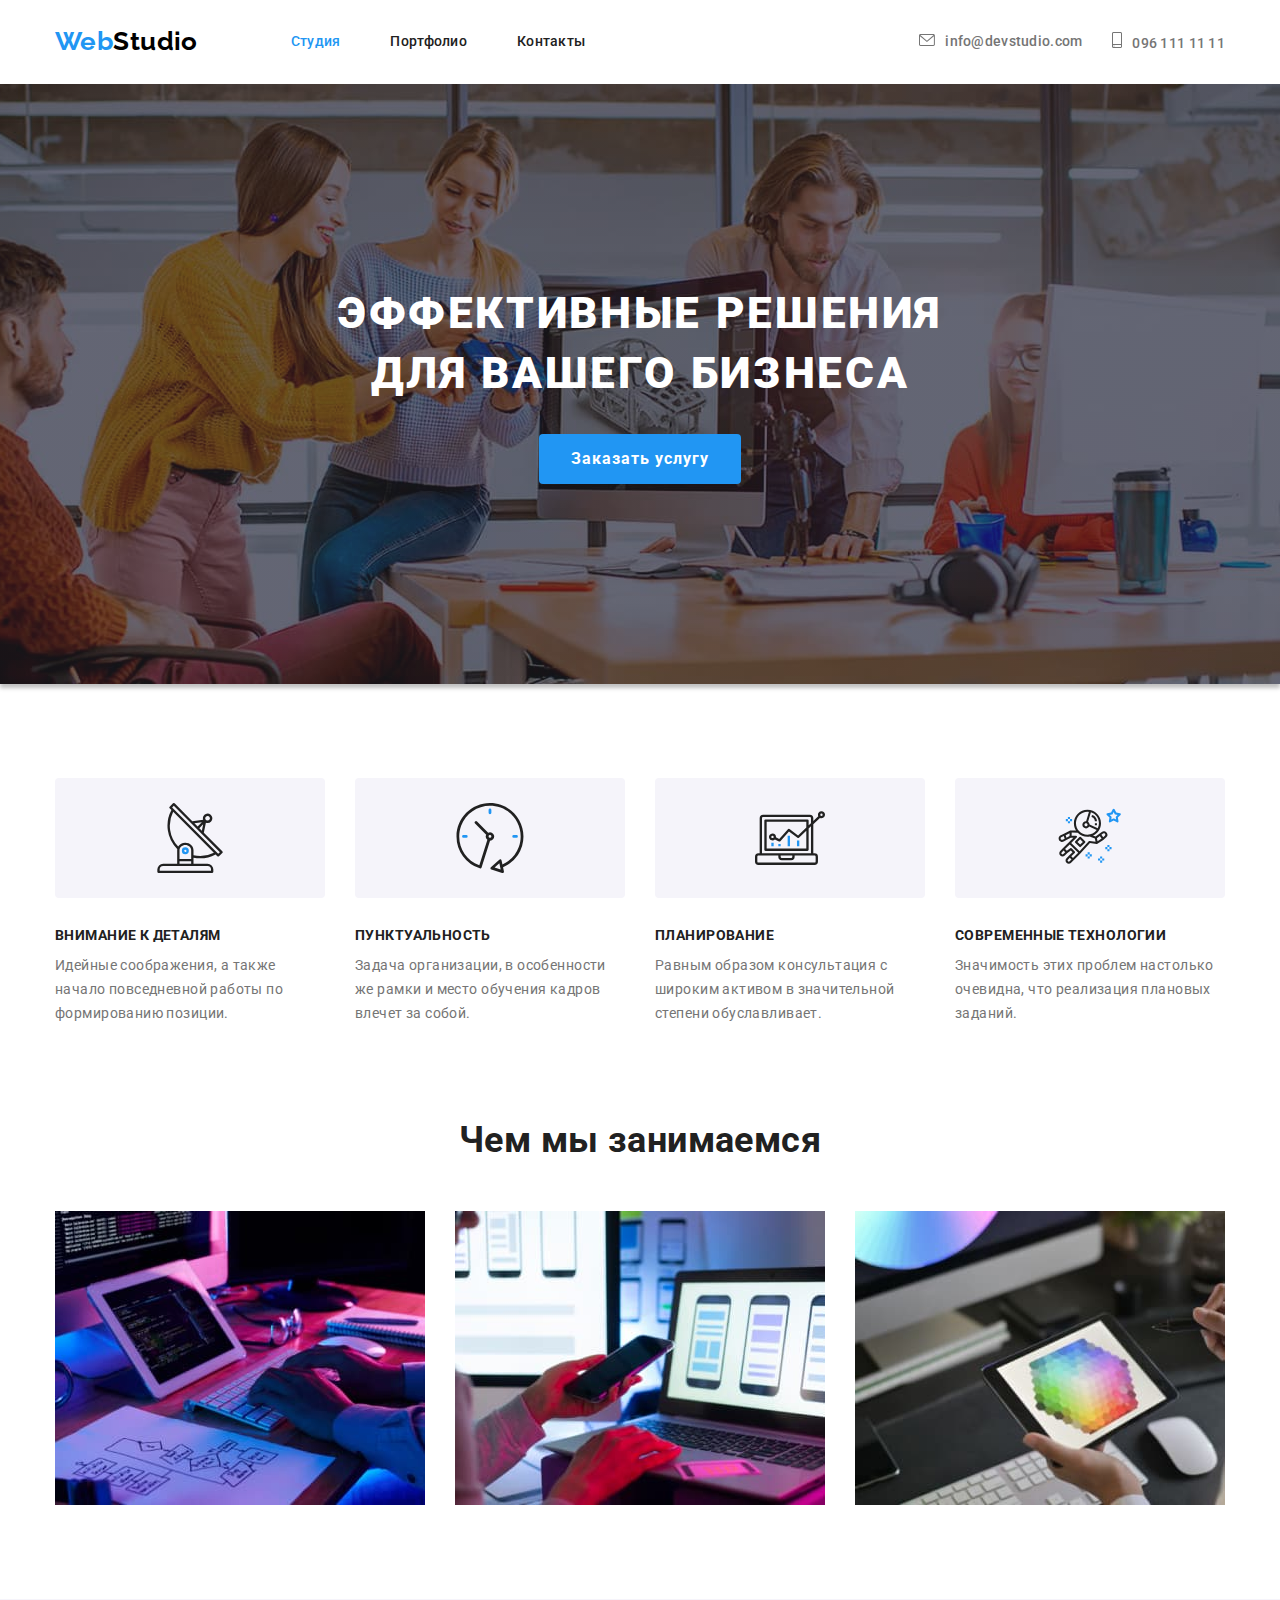
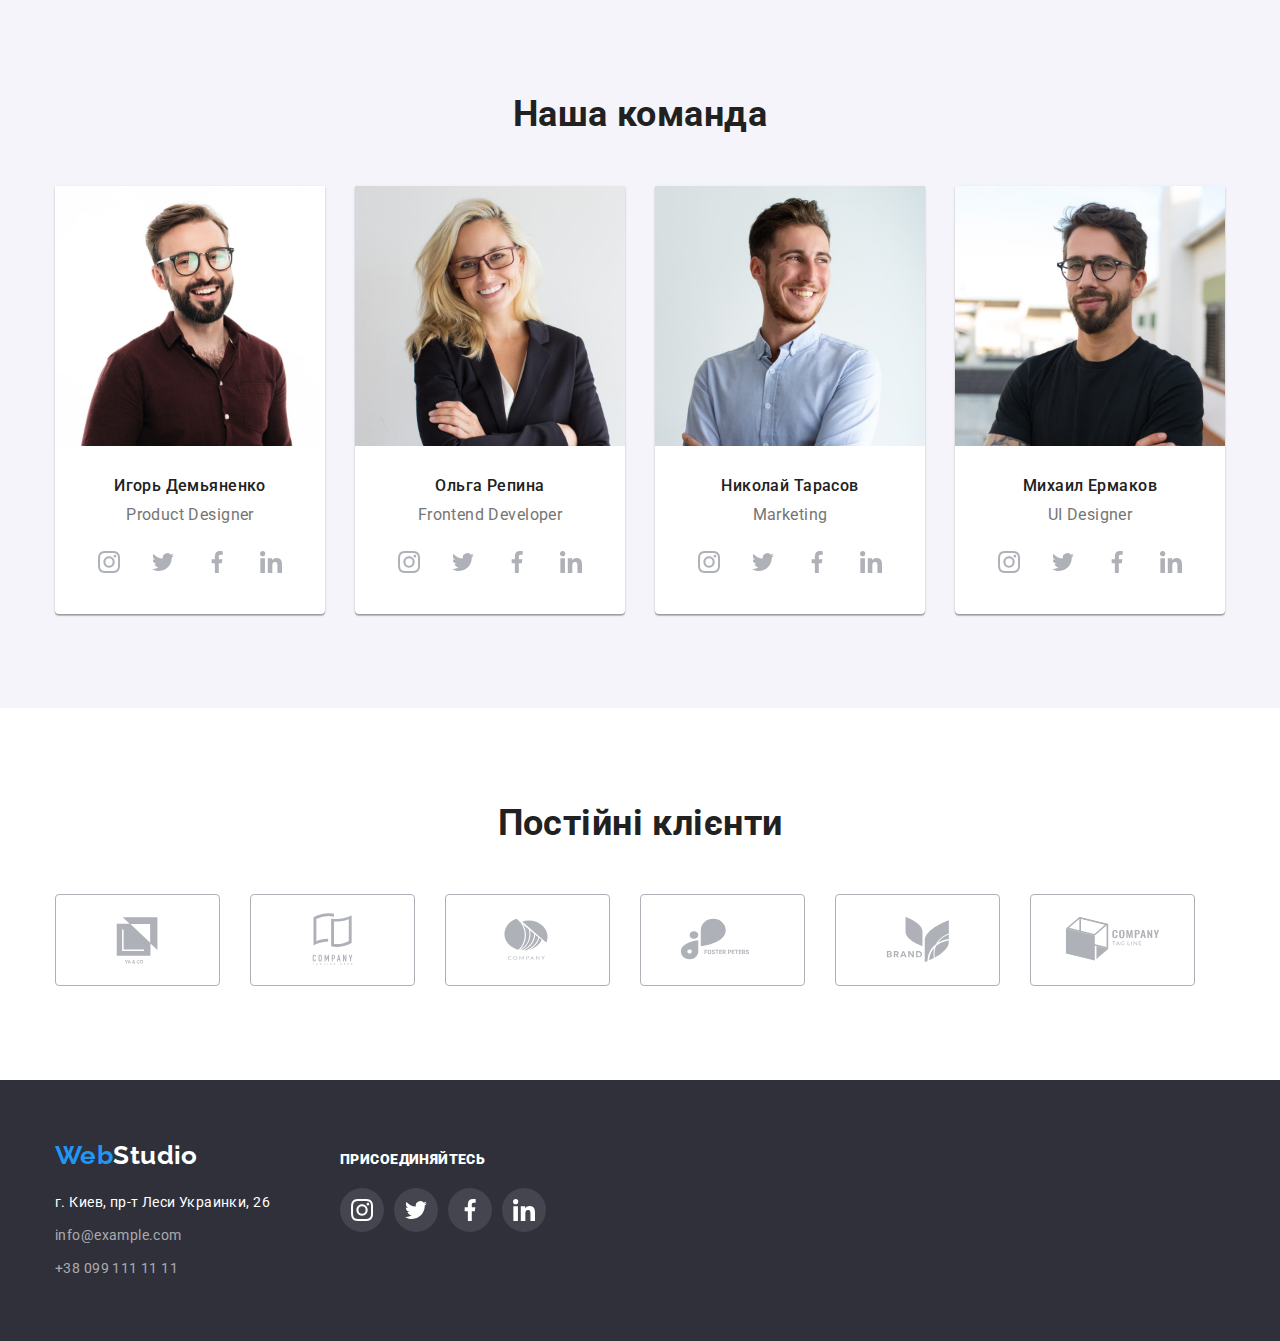
<file: index.html>
<!DOCTYPE html>
<html lang="ru">

<head>
    <meta charset="UTF-8">
    <meta http-equiv="X-UA-Compatible" content="IE=edge">
    <meta name="viewport" content="width=device-width, initial-scale=1.0">
    <title>Студия</title>
    <link rel="preconnect" href="https://fonts.gstatic.com">
    <link href="https://fonts.googleapis.com/css2?family=Raleway:wght@700&family=Roboto:wght@400;500;700;900&display=swap"
    rel="stylesheet">
    <link rel="stylesheet" href="https://cdnjs.cloudflare.com/ajax/libs/modern-normalize/1.1.0/modern-normalize.min.css">
    <link rel="stylesheet" href="./css/styles.css">
</head>
    <body>
        <!-- Шапка сайта -->
        <header>
            <div class="container nav">
                <nav class="nav">
                    <a href="" class="logo link"><span>Web</span>Studio</a>
                    <ul class="list site-nav">
                        <li class="item-nav">
                            <a href="" class="link current">Студия</a>
                        </li>
                        <li class="item-nav">
                            <a href="./portfolio.html" class="link">Портфолио</a>
                        </li>
                        <li class="item-nav">
                            <a href="" class="link">Контакты</a>
                        </li>
                    </ul>                    
                </nav>
                    <ul class="list contacts">
                        <li class="item-contacts mail">
                            <a href="mailto:info@devstudio.com" class="link">
                                <svg class="icon-mail" width="16" height="12">
                                    <use href="./images/symbol-defs.svg#icon-envelope"></use>
                                </svg>info@devstudio.com
                            </a>
                        </li>
                        <li class="item-contacts tel">
                            <a href="tel:0961111111" class="link">
                                <svg class="icon-tel" width="10" height="16">
                                    <use href="./images/symbol-defs.svg#icon-smartphone"></use>
                                </svg>096 111 11 11
                            </a>
                        </li>
                    </ul>
            </div>
        </header>
        <main>
            <!-- Главный баннер -->
            <section class="hero overlay">
                <h1 class="hero title">Эффективные решения<br>для вашего бизнеса</h1>
                <button type="button" class="button">Заказать услугу</button>
            </section>
            <!-- Преимущества -->
            <section class="section">
                <div class="container">
                <h2 class="section-title visually-hidden">Преимущества</h2>
                <ul class="list feature">
                    <li class="feature-item attention">
                        <div class="box">
                            <svg class="icon-feature" width="70" height="70">
                            <use href="./images/symbol-defs.svg#icon-antenna"></use>
                            </svg>
                        </div>
                        <h3 class="title">Внимание к деталям</h3>
                        <p class="feature-description">Идейные соображения, а также начало повседневной работы по формированию позиции.
                        </p>
                    </li>
                    <li class="feature-item punctuality">
                        <div class="box">
                            <svg class="icon-feature" width="70" height="70">
                                <use href="./images/symbol-defs.svg#icon-clock"></use>
                            </svg>
                        </div>
                        <h3 class="title">Пунктуальность</h3>
                        <p class="feature-description">Задача организации, в особенности же рамки и место обучения кадров влечет за
                            собой.</p>
                    </li>
                    <li class="feature-item planning">
                        <div class="box">
                            <svg class="icon-feature" width="70" height="70">
                                <use href="./images/symbol-defs.svg#icon-diagram"></use>
                            </svg>
                        </div>
                        <h3 class="title">Планирование</h3>
                        <p class="feature-description">Равным образом консультация с широким активом в значительной степени
                            обуславливает.</p>
                    </li>
                    <li class="feature-item technology">
                        <div class="box">
                            <svg class="icon-feature" width="70" height="70">
                                <use href="./images/symbol-defs.svg#icon-astronaut"></use>
                            </svg>
                        </div>
                        <h3 class="title">Современные технологии</h3>
                        <p class="feature-description">Значимость этих проблем настолько очевидна, что реализация плановых заданий.</p>
                    </li>
                </ul>
            </div>
            </section>
            <!-- Чем мы занимаемся -->
            <section class="section padding-minus">
                <div class="container">
                <h2 class="section-title">Чем мы занимаемся</h2>
                <ul class="list work">
                    <li class="work-item">
                        <img src="./images/box1.jpg" alt="компьютер" width="370">
                    </li>
                    <li class="work-item">
                        <img src="./images/box2.jpg" alt="смартфон" width="370">
                    </li>
                    <li class="work-item">
                        <img src="./images/box3.jpg" alt="планшет" width="370">
                    </li>
                </ul>
                </div>     
            </section>
            <!-- Наша команда -->
            <section class="section team">
                    <h2 class="section-title">Наша команда</h2>
                    <div class="team-container">
                        <ul class="list team">
                            <li class="item">
                                <img class="em-foto" src="./images/foto1.jpg" width="270" height="260" alt="фотография сотрудника 1">
                                <h3 class="name">Игорь Демьяненко</h3>
                                <p class="position">Product Designer</p>
                                <ul class="social list">
                                    <li class="social-item">
                                        <a class="social-link" href="">
                                            <svg class="team-icon instagram" width="22" height="22">
                                                <use href="./images/symbol-defs.svg#icon-instagram"></use>
                                            </svg>
                                        </a>
                                    </li>
                                    <li class="social-item">
                                        <a class="social-link" href="">
                                            <svg class="team-icon twitter" width="22" height="22">
                                                <use href="./images/symbol-defs.svg#icon-twitter"></use>
                                            </svg>
                                        </a>
                                    </li>
                                    <li class="social-item">
                                        <a class="social-link" href="">
                                            <svg class="team-icon facebook" width="22" height="22">
                                                <use href="./images/symbol-defs.svg#icon-facebook"></use>
                                            </svg>
                                        </a>
                                    </li>
                                    <li class="social-item">
                                        <a class="social-link" href="">
                                            <svg class="team-icon linkedin" width="22" height="22">
                                                <use href="./images/symbol-defs.svg#icon-linkedin"></use>
                                            </svg>
                                        </a>
                                    </li>
                                </ul>
                            </li>
                            <li class="item">
                                <img class="em-foto" src="./images/foto2.jpg" width="270" height="260" alt="фотография сотрудника 2">
                                <h3 class="name">Ольга Репина</h3>
                                <p class="position">Frontend Developer</p>
                                <ul class="social list">
                                    <li class="social-item">
                                        <a class="social-link" href="">
                                            <svg class="team-icon instagram" width="22" height="22">
                                                <use href="./images/symbol-defs.svg#icon-instagram"></use>
                                            </svg>
                                        </a>
                                    </li>
                                    <li class="social-item">
                                        <a class="social-link" href="">
                                            <svg class="team-icon twitter" width="22" height="22">
                                                <use href="./images/symbol-defs.svg#icon-twitter"></use>
                                            </svg>
                                        </a>
                                    </li>
                                    <li class="social-item">
                                        <a class="social-link" href="">
                                            <svg class="team-icon facebook" width="22" height="22">
                                                <use href="./images/symbol-defs.svg#icon-facebook"></use>
                                            </svg>
                                        </a>
                                    </li>
                                    <li class="social-item">
                                        <a class="social-link" href="">
                                            <svg class="team-icon linkedin" width="22" height="22">
                                                <use href="./images/symbol-defs.svg#icon-linkedin"></use>
                                            </svg>
                                        </a>
                                    </li>
                                </ul>
                            </li>
                            <li class="item">
                                <img class="em-foto" src="./images/foto3.jpg" width="270" height="260" alt="фотография сотрудника 3">
                                <h3 class="name">Николай Тарасов</h3>
                                <p class="position">Marketing</p>
                                <ul class="social list">
                                    <li class="social-item">
                                        <a class="social-link" href="">
                                            <svg class="team-icon instagram" width="22" height="22">
                                                <use href="./images/symbol-defs.svg#icon-instagram"></use>
                                            </svg>
                                        </a>
                                    </li>
                                    <li class="social-item">
                                        <a class="social-link" href="">
                                            <svg class="team-icon twitter" width="22" height="22">
                                                <use href="./images/symbol-defs.svg#icon-twitter"></use>
                                            </svg>
                                        </a>
                                    </li>
                                    <li class="social-item">
                                        <a class="social-link" href="">
                                            <svg class="team-icon facebook" width="22" height="22">
                                                <use href="./images/symbol-defs.svg#icon-facebook"></use>
                                            </svg>
                                        </a>
                                    </li>
                                    <li class="social-item">
                                        <a class="social-link" href="">
                                            <svg class="team-icon linkedin" width="22" height="22">
                                                <use href="./images/symbol-defs.svg#icon-linkedin"></use>
                                            </svg>
                                        </a>
                                    </li>
                                </ul>
                            </li>
                            <li class="item">
                                <img class="em-foto" src="./images/foto4.jpg" width="270" height="260" alt="фотография сотрудника 4">
                                <h3 class="name">Михаил Ермаков</h3>
                                <p class="position">UI Designer</p>
                                <ul class="social list">
                                    <li class="social-item">
                                        <a class="social-link" href="">
                                            <svg class="team-icon instagram" width="22" height="22">
                                                <use href="./images/symbol-defs.svg#icon-instagram"></use>
                                            </svg>
                                        </a>
                                    </li>
                                    <li class="social-item">
                                        <a class="social-link" href="">
                                            <svg class="team-icon twitter" width="22" height="22">
                                                <use href="./images/symbol-defs.svg#icon-twitter"></use>
                                            </svg>
                                        </a>
                                    </li>
                                    <li class="social-item">
                                        <a class="social-link" href="">
                                            <svg class="team-icon facebook" width="22" height="22">
                                                <use href="./images/symbol-defs.svg#icon-facebook"></use>
                                            </svg>
                                        </a>
                                    </li>
                                    <li class="social-item">
                                        <a class="social-link" href="">
                                            <svg class="team-icon linkedin" width="22" height="22">
                                                <use href="./images/symbol-defs.svg#icon-linkedin"></use>
                                            </svg>
                                        </a>
                                    </li>
                                </ul>
                            </li>
                        </ul>
                    </div>
            </section>
            <!-- Постійні клієнти -->
            <section class="section">
                <div class="container">
                    <h2 class="section-title" lang="uk">Постійні клієнти</h2>
                    <ul class="list clients">
                        <li class="client-item">
                            <a class="client-link" href="">
                                <svg class="client-icon" width="106" height="60">
                                    <use href="./images/symbol-defs.svg#icon-logo1"></use>
                                </svg>                            
                            </a>
                        </li>
                        <li class="client-item">
                            <a class="client-link" href="">
                                <svg class="client-icon" width="106" height="60">
                                    <use href="./images/symbol-defs.svg#icon-logo2"></use>
                                </svg>
                            </a> 
                        </li>
                        <li class="client-item">                            
                            <a class="client-link" href="">
                                <svg class="client-icon" width="106" height="60">
                                    <use href="./images/symbol-defs.svg#icon-logo3"></use>
                                </svg>
                            </a>
                        </li>
                        <li class="client-item">
                            <a class="client-link" href="">
                                <svg class="client-icon" width="106" height="60">
                                    <use href="./images/symbol-defs.svg#icon-logo4"></use>
                                </svg> 
                            </a>                            
                        </li>
                        <li class="client-item">
                            <a class="client-link" href="">
                                <svg class="client-icon" width="106" height="60">
                                    <use href="./images/symbol-defs.svg#icon-logo5"></use>
                                </svg>
                            </a>
                        </li>
                        <li class="client-item">
                            <a class="client-link last" href="">
                                <svg class="client-icon" width="106" height="60">
                                    <use href="./images/symbol-defs.svg#icon-logo6"></use>
                                </svg>
                            </a>
                        </li>
                    </ul>
                </div>
            </section>
        </main>
        <!-- Footer -->
        <footer class="footer">    
            <div class="footer container">
                <div class="block-logo-address">
                    <a href="" class="logo link"><span>Web</span>Studio</a>
                    <address>
                        <ul class="list">
                            <li class="address street">г. Киев, пр-т Леси Украинки, 26</li>
                            <li class="address"><a href="mailto:info@example.com" class="link address">info@example.com</a></li>
                            <li class="address"><a href="tel:+380991111111" class="link address">+38 099 111 11 11</a></li>
                        </ul>
                    </address>
                </div>
                <div class="sign-social">
                    <p class="footer-title"><b>Присоединяйтесь</b></p>
                    <ul class="join-us list">
                        <li class="join-item">
                            <a class="social-link" href="">
                                <svg class="join-icon instagram" width="22" height="22">
                                    <use href="./images/symbol-defs.svg#icon-instagramwhite"></use>
                                </svg>
                            </a>
                        </li>
                        <li class="join-item">
                            <a class="social-link" href="">
                                <svg class="join-icon twitter" width="22" height="22">
                                    <use href="./images/symbol-defs.svg#icon-twitterwhite"></use>
                                </svg>
                            </a>
                        </li>
                        <li class="join-item">
                            <a class="social-link" href="">
                                <svg class="join-icon facebook" width="22" height="22">
                                    <use href="./images/symbol-defs.svg#icon-facebookwhite"></use>
                                </svg>
                            </a>
                        </li>
                        <li class="join-item">
                            <a class="social-link" href="">
                                <svg class="join-icon linkedin" width="22" height="22">
                                    <use href="./images/symbol-defs.svg#icon-linkedinwhite"></use>
                                </svg>
                            </a>
                        </li>
                    </ul>
                </div>
            </div>
        </footer>
    </body>
</file>
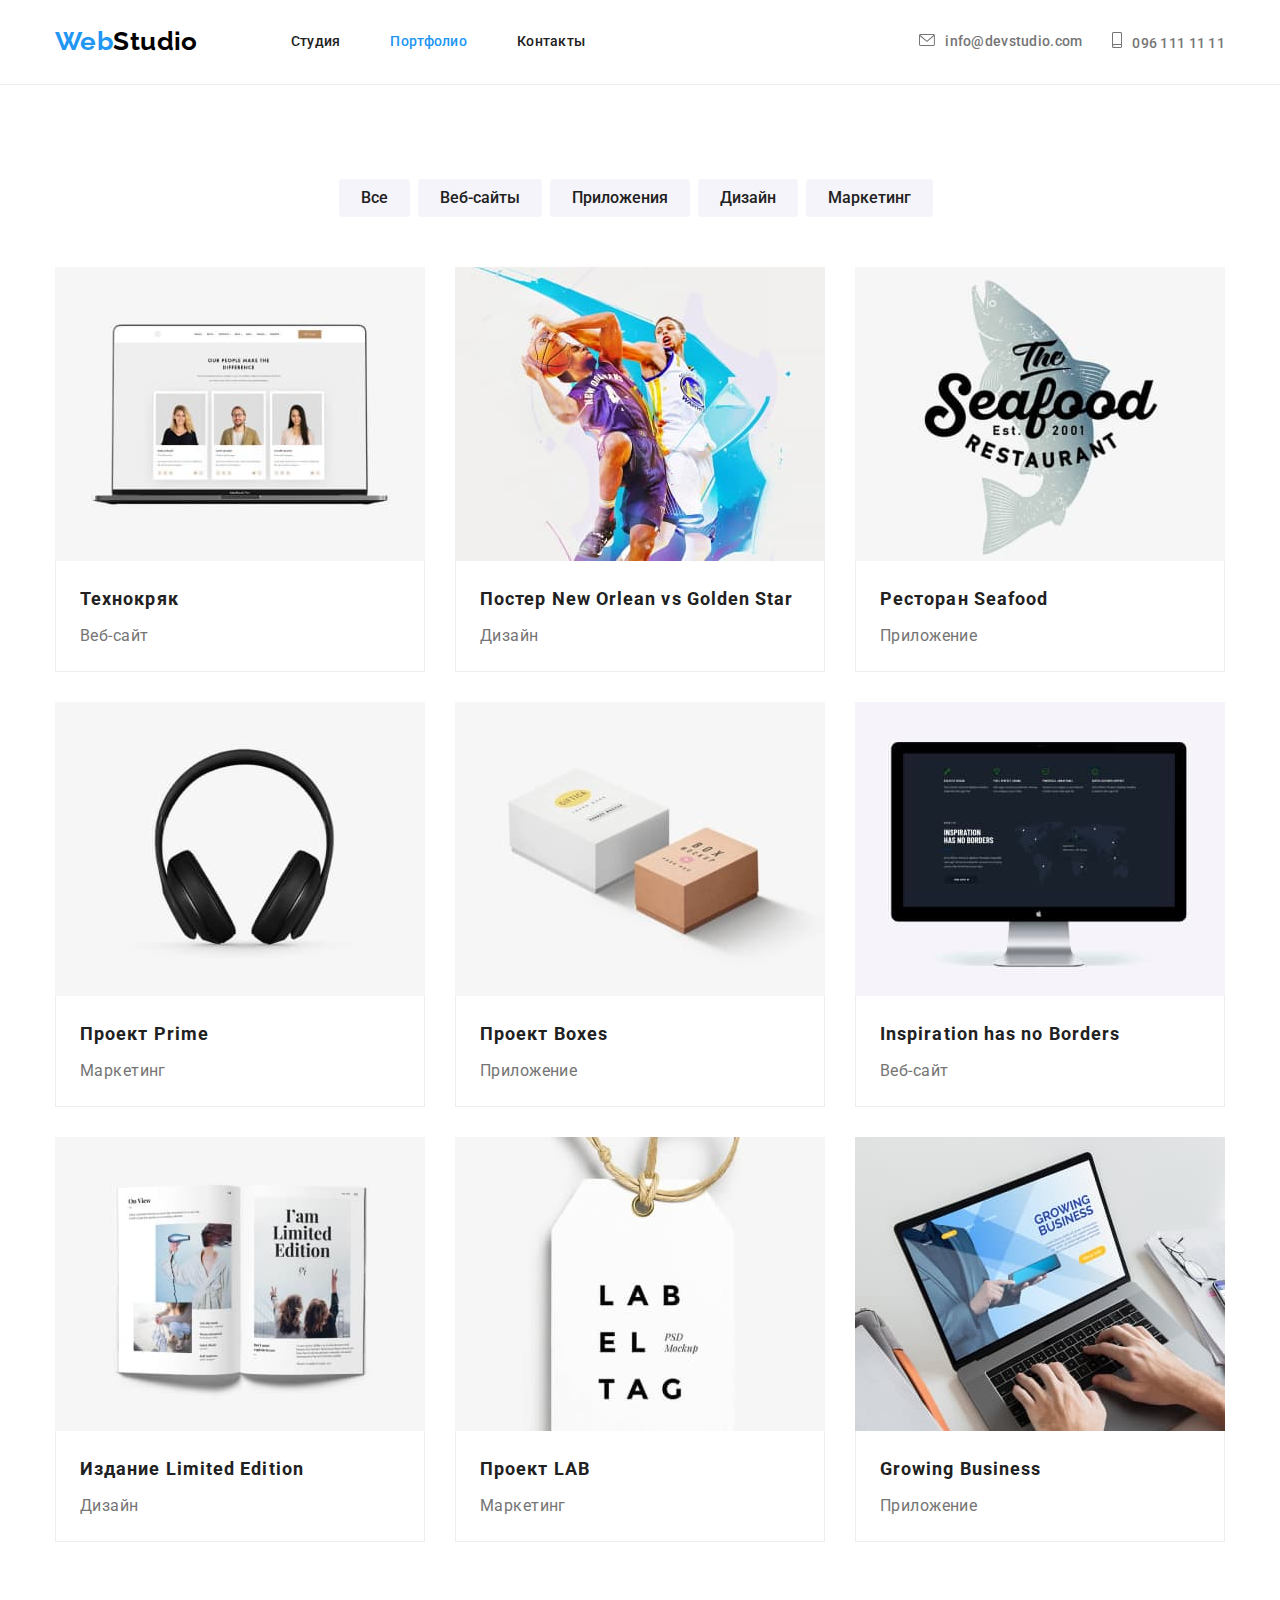
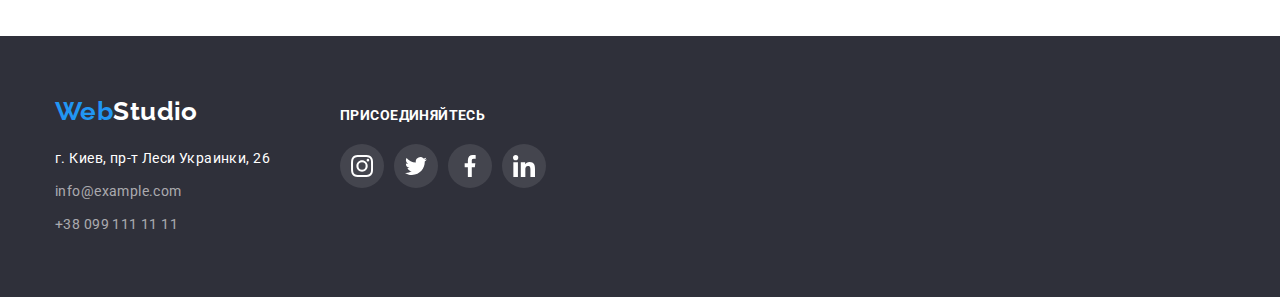
<file: portfolio.html>
<!DOCTYPE html>
<html lang="ru">

<head>
    <meta charset="UTF-8">
    <meta http-equiv="X-UA-Compatible" content="IE=edge">
    <meta name="viewport" content="width=device-width, initial-scale=1.0">
    <title>Портфолио</title>
    <link rel="preconnect" href="https://fonts.gstatic.com">
    <link href="https://fonts.googleapis.com/css2?family=Raleway:wght@700&family=Roboto:wght@400;500;700;900&display=swap"
    rel="stylesheet">
    <link rel="stylesheet" href="https://cdnjs.cloudflare.com/ajax/libs/modern-normalize/1.1.0/modern-normalize.min.css">
    <link rel="stylesheet" href="./css/styles.css">
</head>
<body>
    <!-- Шапка сайта -->
    <header>
        <div class="container nav">
            <nav class="nav">
                <a href="" class="logo link"><span>Web</span>Studio</a>
                <ul class="list site-nav">
                    <li class="item-nav">
                        <a href="./index.html" class="link">Студия</a>
                    </li>
                    <li class="item-nav">
                        <a href="" class="link current">Портфолио</a>
                    </li>
                    <li class="item-nav">
                        <a href="" class="link">Контакты</a>
                    </li>
                </ul>
            </nav>
            <ul class="list contacts">
                <li class="item-contacts mail">
                    <a href="mailto:info@devstudio.com" class="link">
                        <svg class="icon-mail" width="16" height="12">
                            <use href="./images/symbol-defs.svg#icon-envelope"></use>
                        </svg>info@devstudio.com
                    </a>
                </li>
                <li class="item-contacts tel">
                    <a href="tel:0961111111" class="link">
                        <svg class="icon-tel" width="10" height="16">
                            <use href="./images/symbol-defs.svg#icon-smartphone"></use>
                        </svg>096 111 11 11
                    </a>
                </li>
            </ul>
        </div>
        <div class="hline"></div>
    </header>
    <main>
    <section class="section">
        <div class="container">
            <h1 class="visually-hidden">Наши работы</h1>
            <!-- RadioButton -->
            <ul class="list button-menu">
                <li><button type="button" class="button-portfolio">Все</button></li>
                <li><button type="button" class="button-portfolio">Веб-сайты</button></li>
                <li><button type="button" class="button-portfolio">Приложения</button></li>
                <li><button type="button" class="button-portfolio">Дизайн</button></li>
                <li><button type="button" class="button-portfolio">Маркетинг</button></li>
            </ul>
            <ul class="list works-with-description">
                    <li class="flex-element">
                        <a class="flex-element-foto link" href=""><img class="foto" src="./images/img1.jpg" alt="фотография Технокряк" width="370" height="294">
                            <div class="legend">
                                <h2 class="work-name">Технокряк</h2>
                                <p class="work-description">Веб-сайт</p>
                            </div>
                        </a>
                        
                    </li>
                    <li class="flex-element">
                        <a class="flex-element-foto link" href="">
                            <img class="foto" src="./images/img2.jpg" alt="фотография Постер New Orlean vs Golden Star"
                            width="370" height="294">
                            <div class="legend">
                                <h2 class="work-name">Постер New Orlean vs Golden Star</h2>
                                <p class="work-description">Дизайн</p>
                            </div>
                        </a>                        
                    </li>
                    <li class="flex-element">
                        <a class="flex-element-foto link" href=""><img class="foto" src="./images/img3.jpg" alt="фотография Ресторан Seafood" width="370"
                            height="294">
                            <div class="legend">
                                <h2 class="work-name">Ресторан Seafood</h2>
                                <p class="work-description">Приложение</p>
                            </div>
                        </a>
                        
                    </li>
                    <li class="flex-element">
                        <a class="flex-element-foto link" href=""><img class="foto" src="./images/img4.jpg" alt="фотография Проект Prime" width="370" height="294">
                            <div class="legend">
                                <h2 class="work-name">Проект Prime</h2>
                                <p class="work-description">Маркетинг</p>
                            </div>
                        </a>
                        
                    </li>
                    <li class="flex-element">
                        <a class="flex-element-foto link" href=""><img class="foto" src="./images/img5.jpg" alt="фотография Проект Boxes" width="370" height="294">
                            <div class="legend">
                                <h2 class="work-name">Проект Boxes</h2>
                                <p class="work-description">Приложение</p>
                            </div>
                        </a>
                    </li>
                    <li class="flex-element">
                        <a class="flex-element-foto link" href=""><img class="foto" src="./images/img6.jpg" alt="фотография Inspiration has no Borders" width="370"
                            height="294">
                            <div class="legend">
                                <h2 class="work-name">Inspiration has no Borders</h2>
                                <p class="work-description">Веб-сайт</p>
                            </div>
                        </a>                        
                    </li>
                    <li class="flex-element">
                        <a class="flex-element-foto link" href=""><img class="foto" src="./images/img7.jpg" alt="фотография Издание Limited Edition" width="370"
                            height="294">
                            <div class="legend">
                                <h2 class="work-name">Издание Limited Edition</h2>
                                <p class="work-description">Дизайн</p>
                            </div>
                        </a>                        
                    </li>
                    <li class="flex-element">
                        <a class="flex-element-foto link" href=""><img class="foto" src="./images/img8.jpg" alt="фотография Проект LAB" width="370" height="294">
                            <div class="legend">
                                <h2 class="work-name">Проект LAB</h2>
                                <p class="work-description">Маркетинг</p>
                            </div>
                        </a>                        
                    </li>
                    <li class="flex-element">
                        <a class="flex-element-foto link" href=""><img class="foto" src="./images/img9.jpg" alt="фотография Growing Business" width="370"
                            height="294">
                            <div class="legend">
                                <h2 class="work-name">Growing Business</h2>
                                <p class="work-description">Приложение</p>
                            </div>
                        </a>                        
                    </li>
            </ul>
        </div>
    </section>
    </main>
        <!-- Footer -->
        <footer class="footer">
            <div class="footer container">
                <div class="block-logo-address">
                    <a href="" class="logo link"><span>Web</span>Studio</a>
                    <address>
                        <ul class="list">
                            <li class="address street">г. Киев, пр-т Леси Украинки, 26</li>
                            <li class="address"><a href="mailto:info@example.com" class="link address">info@example.com</a></li>
                            <li class="address"><a href="tel:+380991111111" class="link address">+38 099 111 11 11</a></li>
                        </ul>
                    </address>
                </div>
                <div class="sign-social">
                    <h3 class="footer-title">Присоединяйтесь</h3>
                    <ul class="join-us list">
                        <li class="join-item">
                            <a class="social-link" href="">
                                <svg class="join-icon instagram" width="22" height="22">
                                    <use href="./images/symbol-defs.svg#icon-instagramwhite"></use>
                                </svg>
                            </a>
                        </li>
                        <li class="join-item">
                            <a class="social-link" href="">
                                <svg class="join-icon twitter" width="22" height="22">
                                    <use href="./images/symbol-defs.svg#icon-twitterwhite"></use>
                                </svg>
                            </a>
                        </li>
                        <li class="join-item">
                            <a class="social-link" href="">
                                <svg class="join-icon facebook" width="22" height="22">
                                    <use href="./images/symbol-defs.svg#icon-facebookwhite"></use>
                                </svg>
                            </a>
                        </li>
                        <li class="join-item">
                            <a class="social-link" href="">
                                <svg class="join-icon linkedin" width="22" height="22">
                                    <use href="./images/symbol-defs.svg#icon-linkedinwhite"></use>
                                </svg>
                            </a>
                        </li>
                    </ul>
                </div>
            </div>
        </footer>
</body>
</file>
<file: css/styles.css>
/* Colors

background: #E5E5E5;
accent: #2196F3; 
black font color: #212121;
white font color: #FFFFFF;
grey font color: #757575;
--second-white-background: #F5F4FA;
--main-backgroundcolor: #E5E5E5;
*/

:root {
    --main-blackcolor: #212121;
    --main-backgroundcolor: #FFFFFF;
    --second-white-background: #F5F4FA;
    --accent-background: #2F303A;
    --accent-color: #2196F3;
    --accent-color-hover: #188CE8;
    --white-fontcolor: #FFFFFF;
    --grey-fontcolor: #757575;
    --black-logo-color: #000000;
    --grey-links: #212121;
} 

body {
    color: var(--main-blackcolor);
    background-color: var(--main-backgroundcolor);
    font-family: "Roboto", sans-serif;
    font-size: 14px;
    letter-spacing: 0.03em;
}

h1,
h2,
h3,
h4,
h5,
h6,
ul,
p,
a {
    margin: 0;
    padding: 0;
}

img {
    max-width: 100%;
    height: auto;
    display: block;
}

.list {
    padding: 0;
    margin: 0;
    list-style: none;
}

.link {
text-decoration: none;
}

/*Site nav*/
.container {
    width: 1200px;
    padding-left: 15px;
    padding-right: 15px;
    margin-left: auto;
    margin-right: auto;
}

.list.site-nav,
.list.contacts {
    display: flex;
}

.list.contacts {
    margin-left: auto;    
}

.list.site-nav {
    margin-left: 93px;
    margin-right: 318px;
}

.list.site-nav .item-nav:not(:last-child) {
    margin-right: 50px;
}

.list.contacts .item-contacts:not(:last-child) {
    margin-right:30px;
}

/* .list.contacts .item-contacts+.item-contacts {
    margin-left: 50px;
} */

.logo {
    color: var(--black-logo-color);
    font-family: 'Raleway';
    font-weight: 700;
    font-size: 26px;
    line-height: 1.2;
}

.logo > span {
    color: var(--accent-color);
} 

.logo.link {
    display: block;
    padding-top: 24px;
    padding-bottom: 25px;
}

.site-nav .link {
    display: block;
    padding-top: 32px;
    padding-bottom: 32px;

    color: var(--grey-links);
    font-weight: 500;
    line-height: 1.14;
    letter-spacing: 0.02em;
}

.item-contacts .link {
    display: block;
    padding-top: 32px;
    padding-bottom: 32px;

    color: var(--grey-fontcolor);
    font-weight: 500;
    line-height: 1.14;
    letter-spacing: 0.02em;
}

.nav {
    display: flex;
    align-items: center;
}

.site-nav .link:hover,
.contacts .link:hover,
.site-nav .link:focus,
.contacts .link:focus {
    color: var(--accent-color);
}

.site-nav .link.current {
    color: var(--accent-color);
}

.item-contacts.mail,
.item-contacts.tel {
    display: flex;
    align-items: center;
}

.icon-mail,
.icon-tel {
    margin-right: 10px;
    fill: #757575;
}

a:hover .icon-mail,
a:focus .icon-mail,
a:hover .icon-tel,
a:focus .icon-tel {
    fill: var(--accent-color);
}

.line {
    border: 1px solid #ECECEC;
    width: 1600px;
    height: 0px;
    left: 0px;
    top: 80px;       
}
.hline:after {
    content: " ";
    display: block;
    border-bottom: 1px solid #ECECEC;
}

/*Hero*/
.hero {
    text-align: center;
    padding-top: 200px;
    padding-bottom: 200px;
} 

.hero.title {
    margin-left: auto;
    margin-right: auto;
    padding: 0;
    margin-bottom: 30px;

    color: var(--white-fontcolor);
    font-weight: 900;
    font-size: 44px;
    line-height: 1.36;
    letter-spacing: 0.06em;
    text-transform: uppercase;
}

.overlay {
    max-width: 1600px;
    height: 600px;
    margin-left: auto;
    margin-right: auto;
    background-color: #C4C4C4;
    background-image: linear-gradient(rgba(47, 48, 58, 0.4), rgba(47, 48, 58, 0.4)), url(../images/people.jpg);
    /* background-image: url(../images/people.jpg); */
    box-shadow: 0px 4px 4px rgba(0, 0, 0, 0.25);
    background-repeat: no-repeat;
    background-position: center;
    background-size: cover;
}

/*Section*/

.section-title {
    font-family: inherit;
    font-weight: 700;
    font-size: 36px;
    line-height: 1.17;
    text-align: center;
    margin-bottom: 50px;
}

.section {
    padding-top: 94px;
    padding-bottom: 94px;
}
/*Feature*/
.visually-hidden {
    position: absolute;
    width: 1px;
    height: 1px;
    margin: -1px;
    border: 0;
    padding: 0;
    white-space: nowrap;
    clip-path: inset(100%);
    clip: rect(0 0 0 0);
    overflow: hidden;
}

.feature .title {
    font-size: 14px;
    font-weight: 700;
    line-height: 1.14;
    text-transform: uppercase;
    margin-bottom: 10px;
}

.feature-description {
    color: var(--grey-fontcolor);
    line-height: 1.7;
}

.list.feature {
    display: flex;
}

.list.feature .feature-item {
    width: 270px;
} 


.box {
    display: flex;
    justify-content: center;
    align-items: center;
    width: 270px;
    height: 120px;
    margin-bottom: 30px;
    border-radius: 4px;
    background-color: #F5F4FA;
    text-align: center;
    
}

/* 
.attention::before {
    background-image: url(../images/antenna.svg);
}

.punctuality::before {
        background-image: url(../images/clock.svg);
    }

.planning::before {
        background-image: url(../images/diagram.svg);
    }

.technology::before {
        background-image: url(../images/astronaut.svg);
    } */

/* Альтернатива: .list.feature .feature-item + .feature-item {
    margin-left: 30px;
} */

.list.feature .feature-item:not(:last-child) {
    margin-right: 30px;
}

/* List work */
.list.work {
    display: flex;
}

.list.work .work-item + .work-item {
    margin-left: 30px;
}

.section.padding-minus {
    padding-top: 0;
}

/*Our team*/
/* .team .name {
    color: var(--main-blackcolor);
}  */

.section.team {
    background-color: var(--second-white-background);
}

.team > .section-title {
    margin-bottom: 50px;
}

.team .position {
    color: var(--grey-fontcolor);
    font-size: 16px;
    line-height: 1.19;
    text-align: center;
    margin-bottom: 16px;
}

.name {
    font-weight: 500;
    font-size: 16px;
    line-height: 1.19;
    text-align: center;
    margin-bottom: 10px;
}

.em-foto {
    margin-bottom: 30px;
}

.list.team {
    display: flex;
}

.list.team .item + .item {
    margin-left: 30px;
}

.list.team .item {
    background: var(--main-backgroundcolor);
    border-radius: 0px 0px 4px 4px;
    box-shadow: 0px 1px 3px rgba(0, 0, 0, 0.12), 0px 1px 1px rgba(0, 0, 0, 0.14), 0px 2px 1px rgba(0, 0, 0, 0.2);
}

.social {
    display: flex;
    align-items: center;
    margin-left: 32px;
    margin-right: 32px;
    margin-bottom: 30px;
    
}

.social-item {
    height: 44px;
    width: 44px;
}

.social-item:nth-last-child(-n+3) {
    margin-left: 10px;
}

.social-link {
    display: flex;
    align-content: center;
    justify-content: center;
    align-items: center;
    width: 100%;
    height: 100%;
    border-radius: 22px;
    border: none;
    background-color: inherit;
}

.team-icon {
    fill: #AFB1B8;
}

/* .instagram,
.twitter,
.facebook,
.linkedin {
    width: 44px;
    height: 44px;
} */


.social-link:hover,
.social-link:focus {
    background-color: var(--accent-color)
}

/* .team-icon:hover,
.team-icon:focus {
    fill: var(--white-fontcolor);
} */

a:hover .team-icon, 
a:focus .team-icon {
    fill: var(--white-fontcolor)
}


/* .list.team > .item:nth-child(2n) {
    background-color: red;
} */

/* Наши клиенты */

.list.clients {
    display: flex;
    align-items: center;
}

.client-item {
    width: 170px;
    height: 92px;
    margin-right: 30px;
}

.client-link {
    display: flex;
    align-content: center;
    justify-content: center;
    align-items: center;
    width: 100%;
    height: 100%;
    border: 1px solid rgba(175, 177, 184, 1);
    border-radius: 4px;
}

.client-link.last {
    margin-right: 0;
}

.client-icon {
    fill: #AFB1B8;
}

a:hover .client-icon,
a:focus .client-icon {
    fill: #2196F3;
}

.client-link:hover,
.client-link:focus {
    border: 1px solid #2196F3;
}

/* Footer */

.footer.container,
.team-container {
    width: 1200px;
    padding: 0px 15px;
    margin-left: auto;
    margin-right: auto;
}

.footer {
    background-color: var(--accent-background);
    color: var(--white-fontcolor);
    padding-top: 60px;
    padding-bottom: 60px;
}

.footer .logo {
    color: var(--white-fontcolor);
}

.footer .logo {
    padding: 0;
    margin-bottom: 20px;
}

.list .address {
    color: rgba(255, 255, 255, 0.6);
}

.list .address.street {
    color: var(--white-fontcolor);
}
.list .address:hover,
.list .address:focus {
    color: var(--accent-color);
}

/* Address */
address {
    line-height: 1.71;
    font-style: normal;
}

.list > .address {
    margin-bottom: 9px;
}

.list .address:last-child {
    margin-bottom: 0px;
}

.footer-title {
    font-family: inherit;
    font-size: 14px;
    font-weight: 700;
    line-height: 1.14;
    text-transform: uppercase;
    margin-bottom: 20px;
}

.footer {
    display: flex;
    align-items: baseline;
}

.block-logo-address {
    margin-right: 70px;
}

/* .sign-social {
    padding-top: 12px;
} ---неправильно*/

.join-us.list {
    display: flex;
    align-items: baseline;
}

.join-item:nth-last-child(-n+3) {
    margin-left: 10px;
}
    
.join-item .social-link {
    display: flex;
    align-content: center;
    justify-content: center;
    align-items: center;
    height: 44px;
    width: 44px;
    border-radius: 22px;
    border: none;
    background-color: rgba(255, 255, 255, 0.1)
}

.join-item .social-link:hover,
.join-item .social-link:focus {
    background-color: var(--accent-color);
}


/* Button */
.button {
    color: var(--white-fontcolor);
    background-color: var(--accent-color);
    font-family: inherit;
    font-weight: 700;
    font-size: 16px;
    line-height: 1.88;
    align-items: center;
    letter-spacing: 0.06em;
    cursor: pointer;
    border: none;
    border-radius: 4px;
    display: inline-block;
    padding: 10px 32px;
    min-width: 200px;
    min-height: 50px;
}

.button:hover,
.button:focus {
    color: var(--white-fontcolor);
    background-color: var(--accent-color-hover);
}

/* Portfolio */

.button-portfolio {
    display: block;
    color: var(--main-blackcolor);
    background-color: var(--second-white-background);
    border-radius: 4px;
    font-family: inherit;
    font-weight: 500;
    font-size: 16px;
    line-height: 1.63;
    text-align: center;
    cursor: pointer;
    border: none;
}

.list.button-menu {
    display: flex;
    justify-content: center;
    margin-bottom: 50px;
}

.button-portfolio {
    margin-right: 8px;
    padding: 6px 22px;
}

.button-portfolio :last-child {
    margin-right: 0px;
}

.button-portfolio:hover,
.button-portfolio:focus {
    color: var(--white-fontcolor);
    background-color: var(--accent-color);
    box-shadow: 0px 3px 1px rgba(0, 0, 0, 0.1), 0px 1px 2px rgba(0, 0, 0, 0.08), 0px 2px 2px rgba(0, 0, 0, 0.12);
}

.foto {
display: block;
}

.work-name {
    font-family: inherit;
    margin-bottom: 4px;
    font-weight: 700;
    font-size: 18px;
    line-height: 2;
    letter-spacing: 0.06em;
    color: var(--grey-links);
}

.work-description {
    font-size: 16px;
    line-height: 1.88;
    color: var(--grey-fontcolor);
}

.list.works-with-description {
    display: flex;
    flex-wrap: wrap;
}

.flex-element {
    width: 370px;
    margin-right: 30px;
    margin-bottom: 30px;
}

.flex-element:nth-child(3n) {
    margin-right: 0;
}

.flex-element:nth-last-child(-n+3) {
    margin-bottom: 0;
}

.flex-element-foto.link {
    display: block;
}

.flex-element .link:hover,
.flex-element .link:focus {
    box-shadow: 0px 1px 3px rgba(0, 0, 0, 0.12), 0px 1px 1px rgba(0, 0, 0, 0.14), 0px 2px 1px rgba(0, 0, 0, 0.2);
}

.legend {
    border-left: 1px solid #EEEEEE;
    border-right: 1px solid #EEEEEE;
    border-bottom: 1px solid #EEEEEE;
    padding-left: 24px;
    padding-right: 24px;
    padding-top: 20px;
    padding-bottom: 20px;
}
</file>
